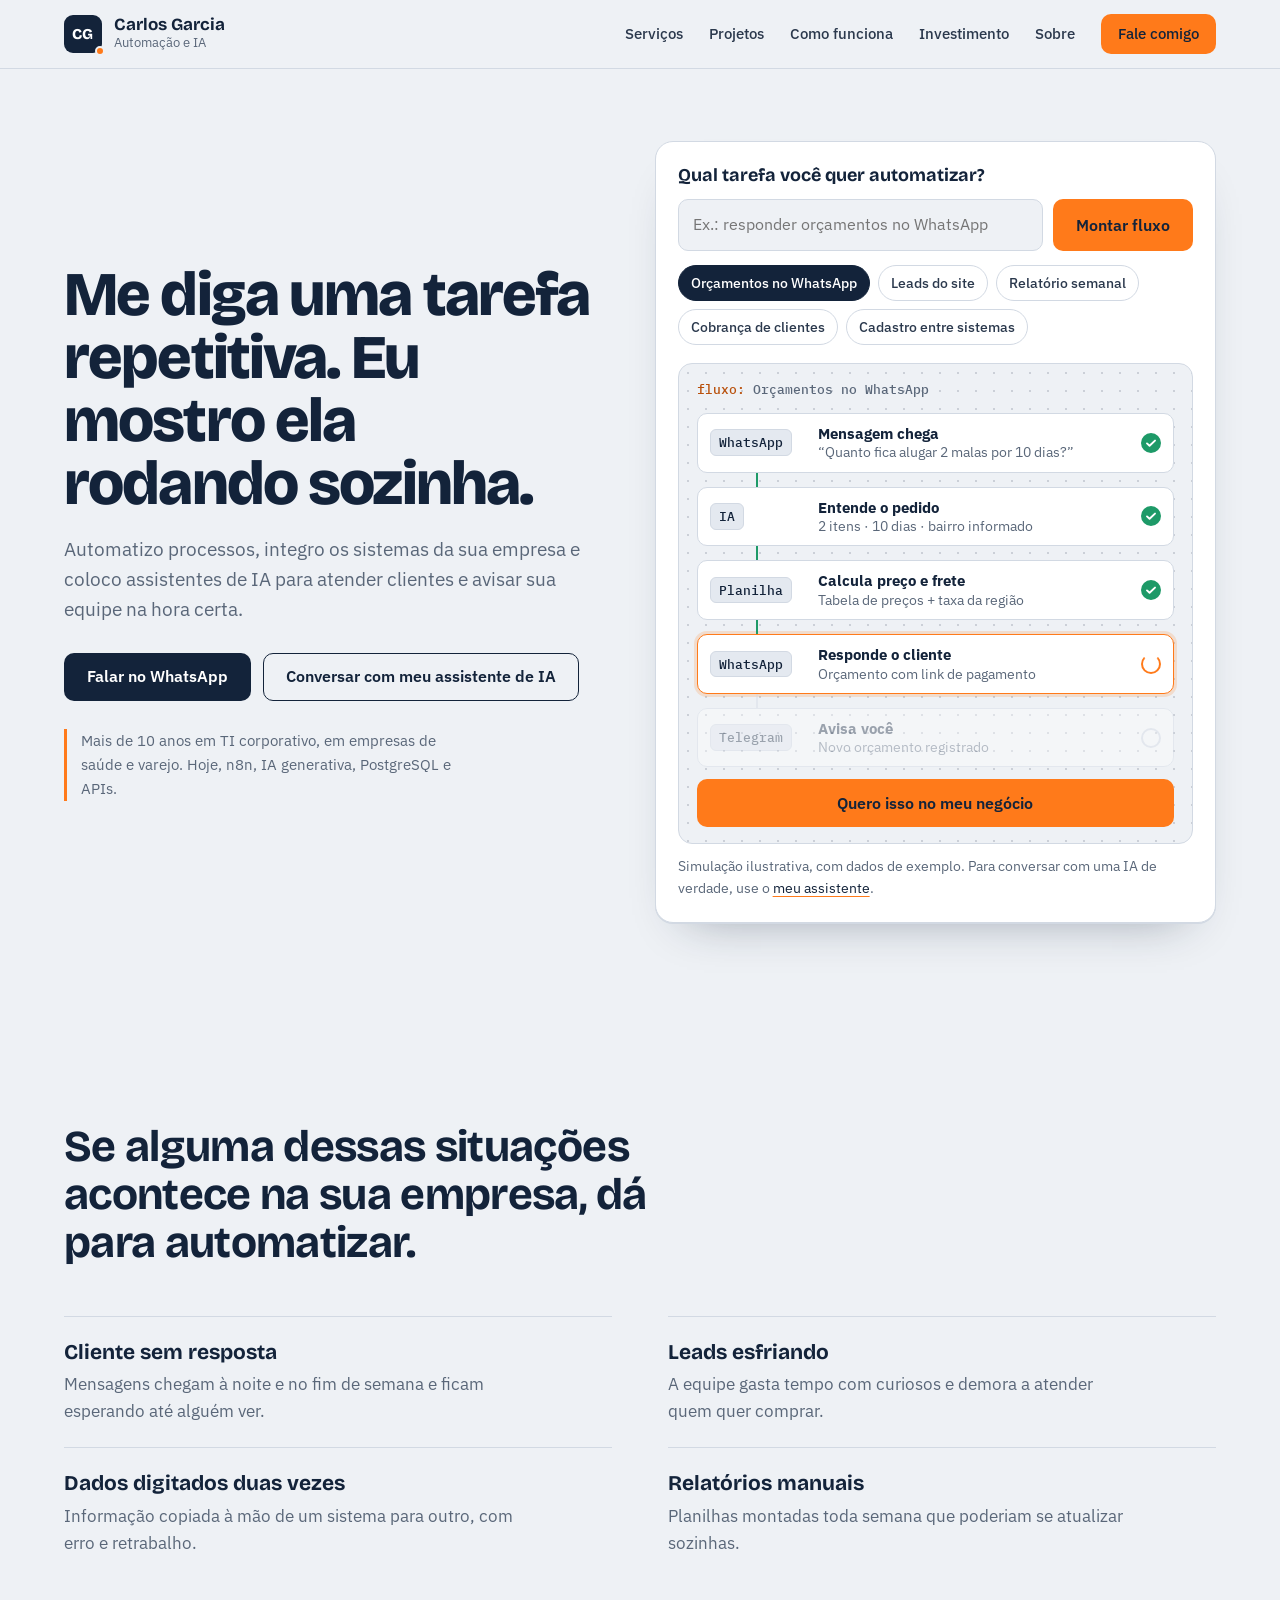
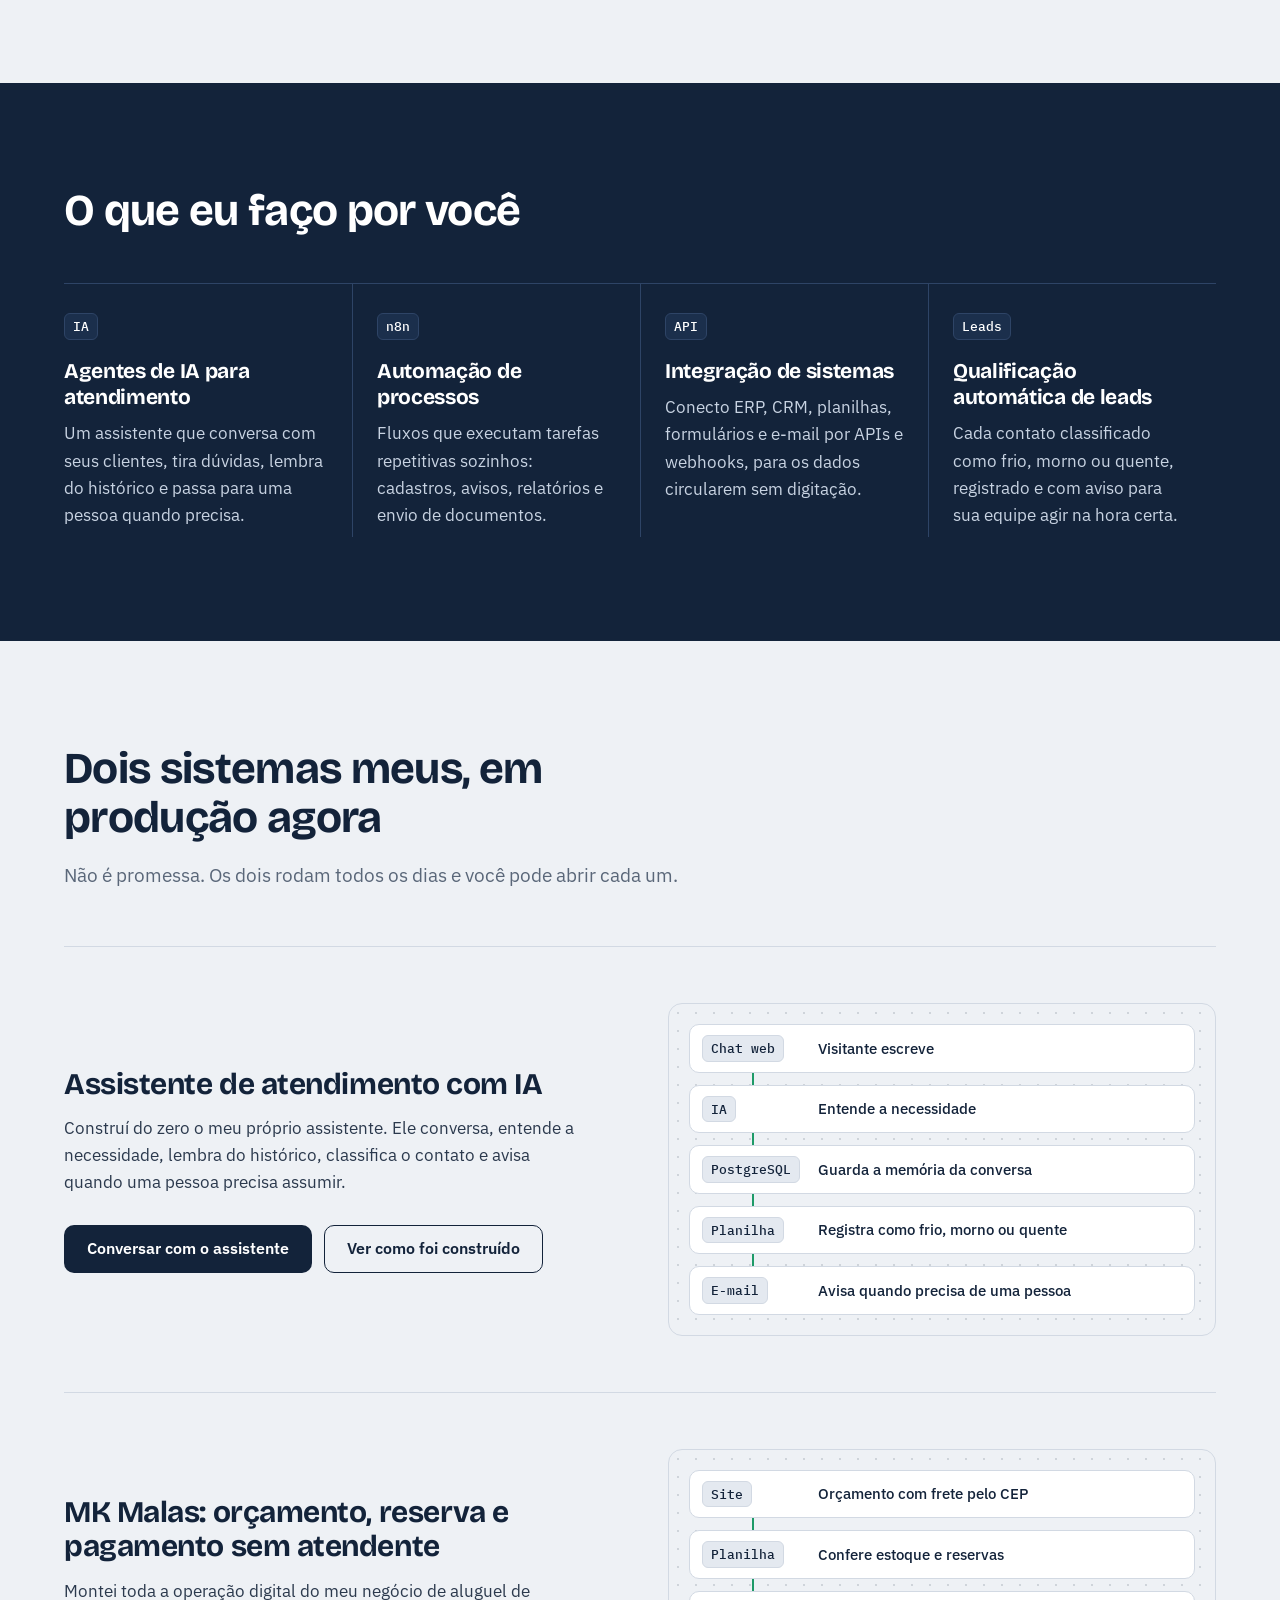
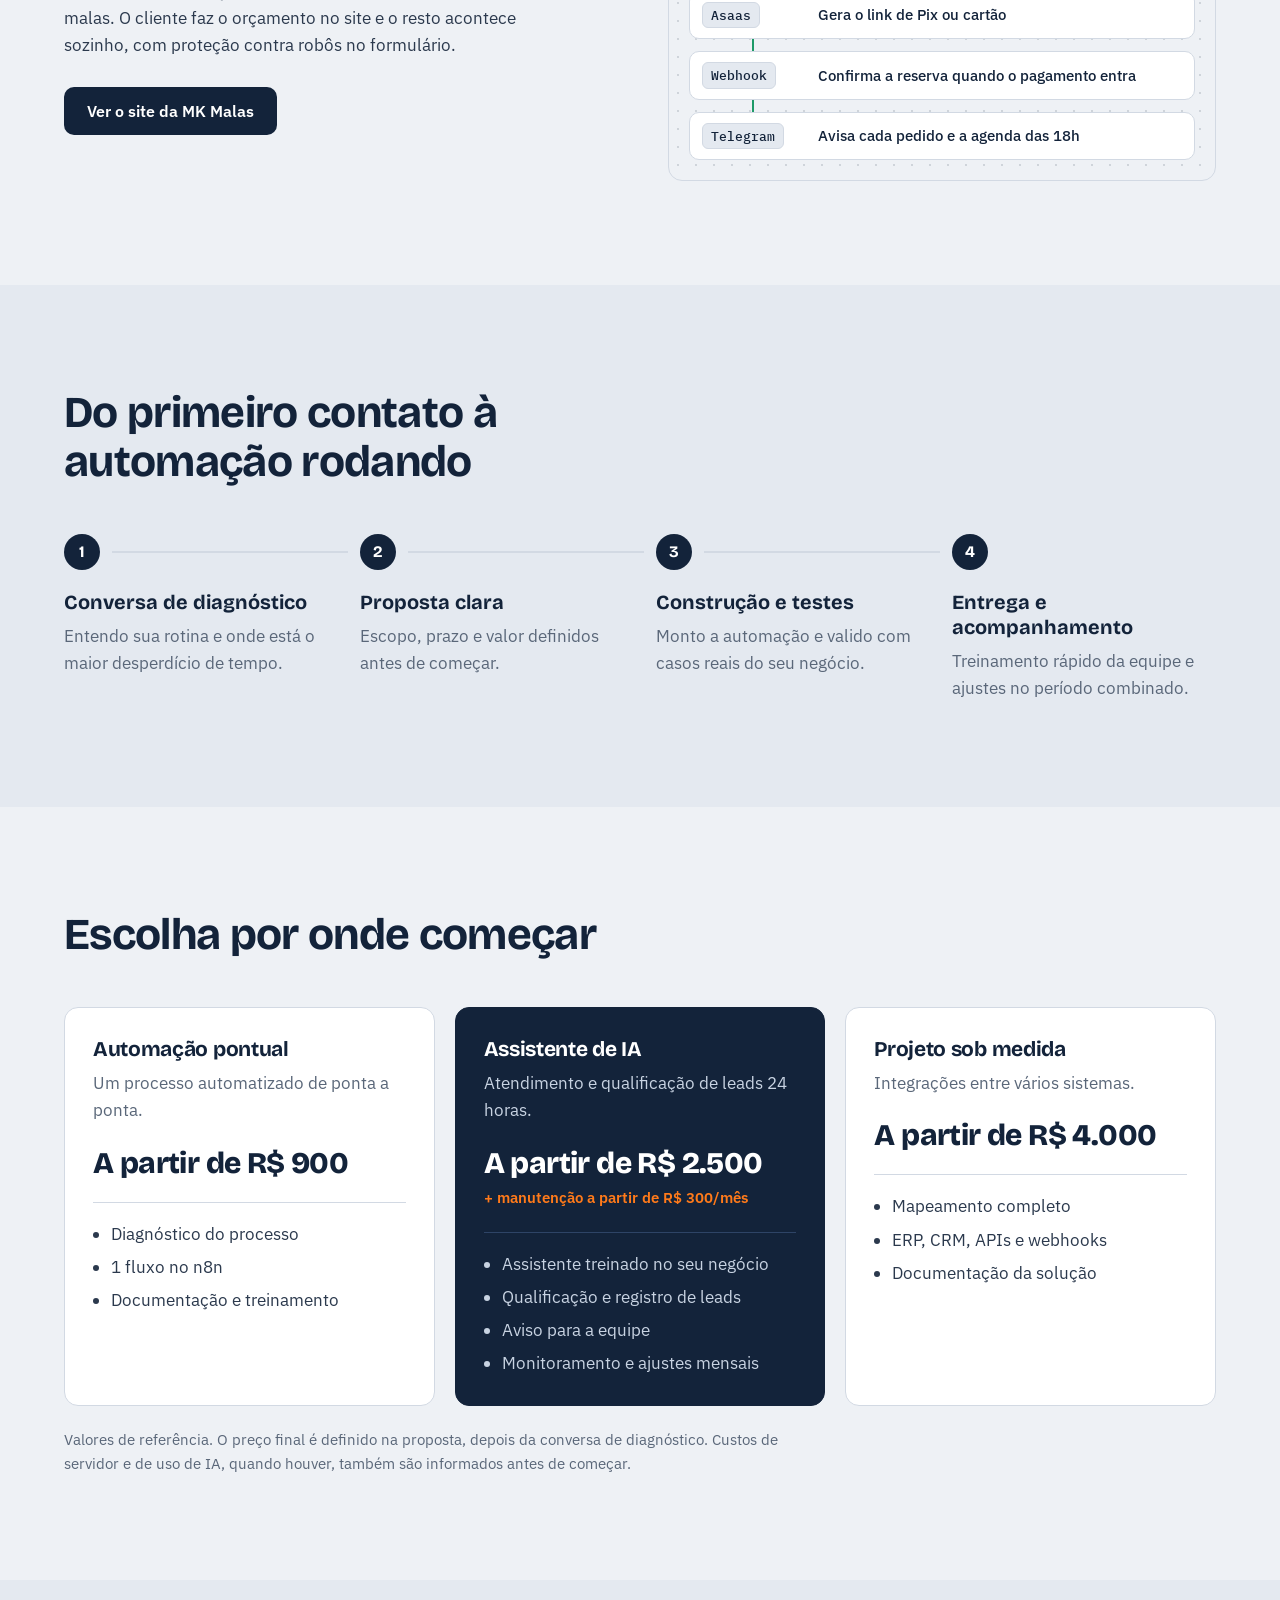
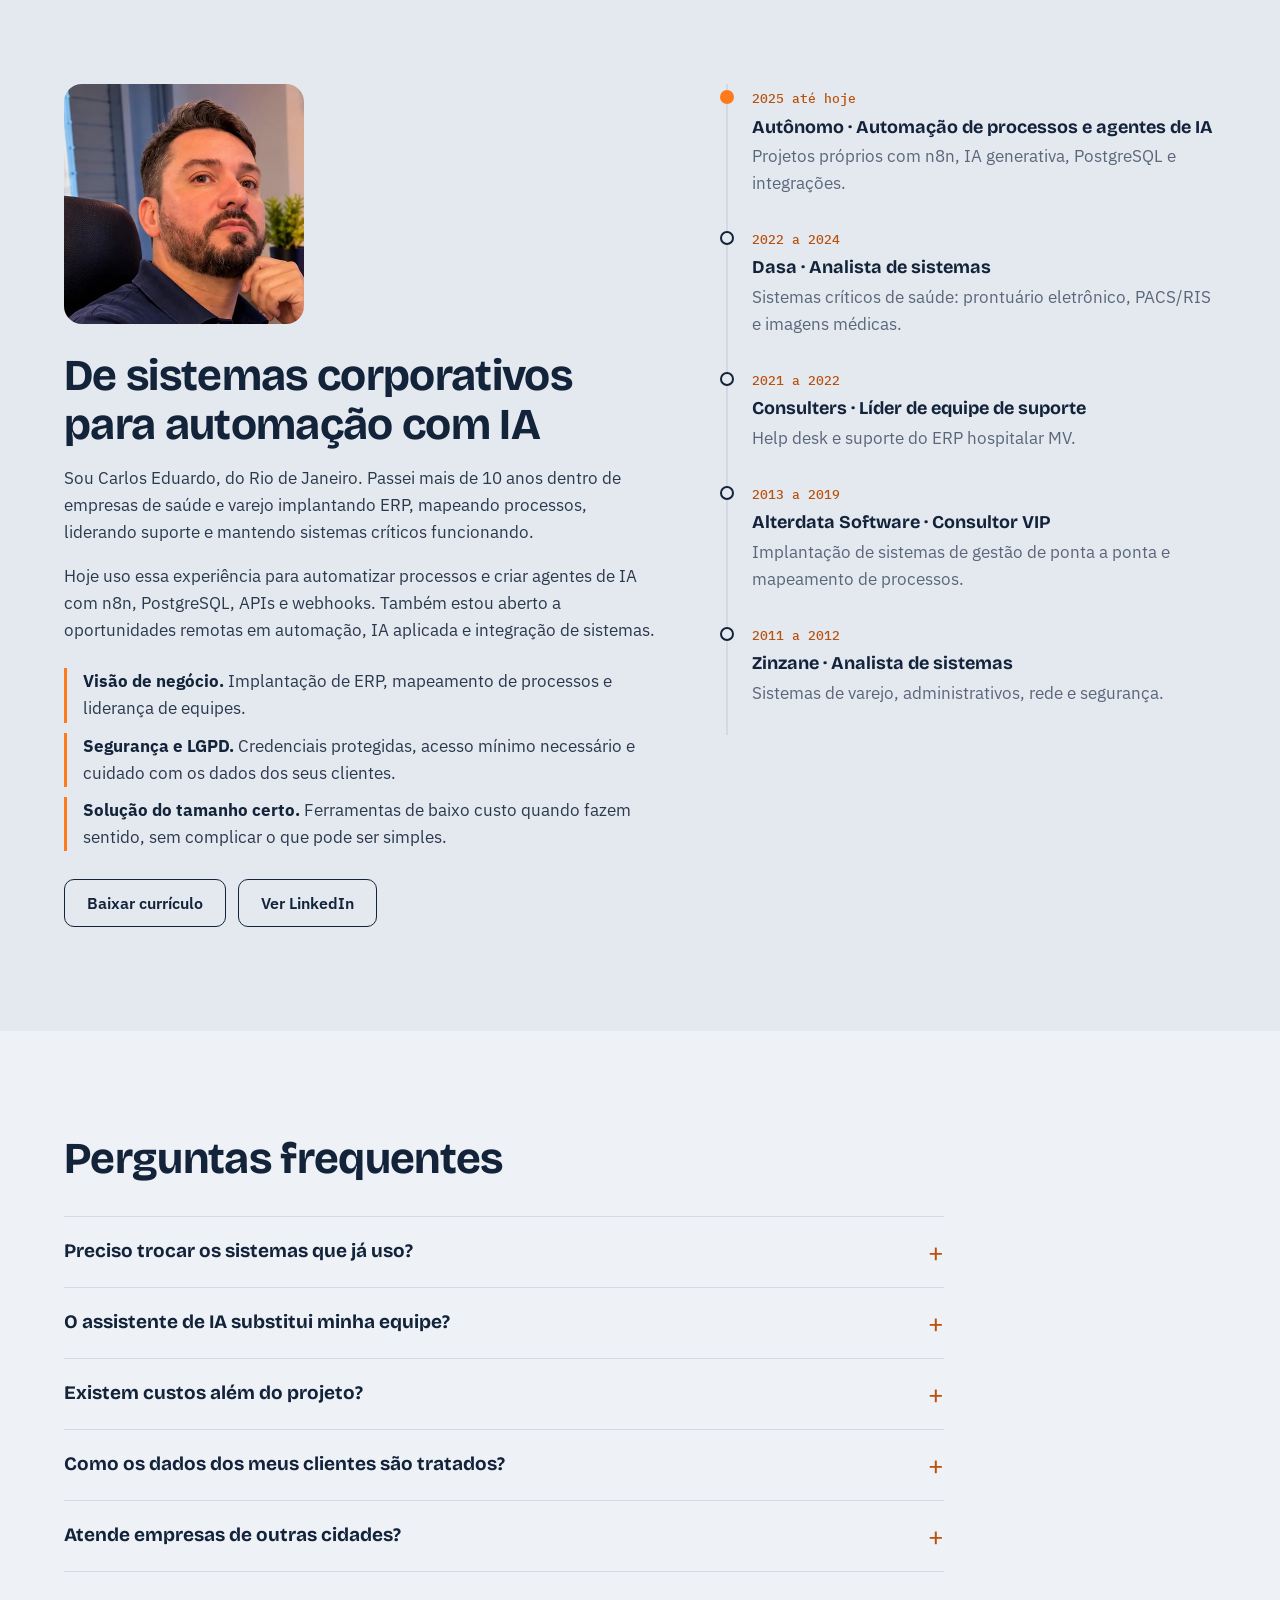
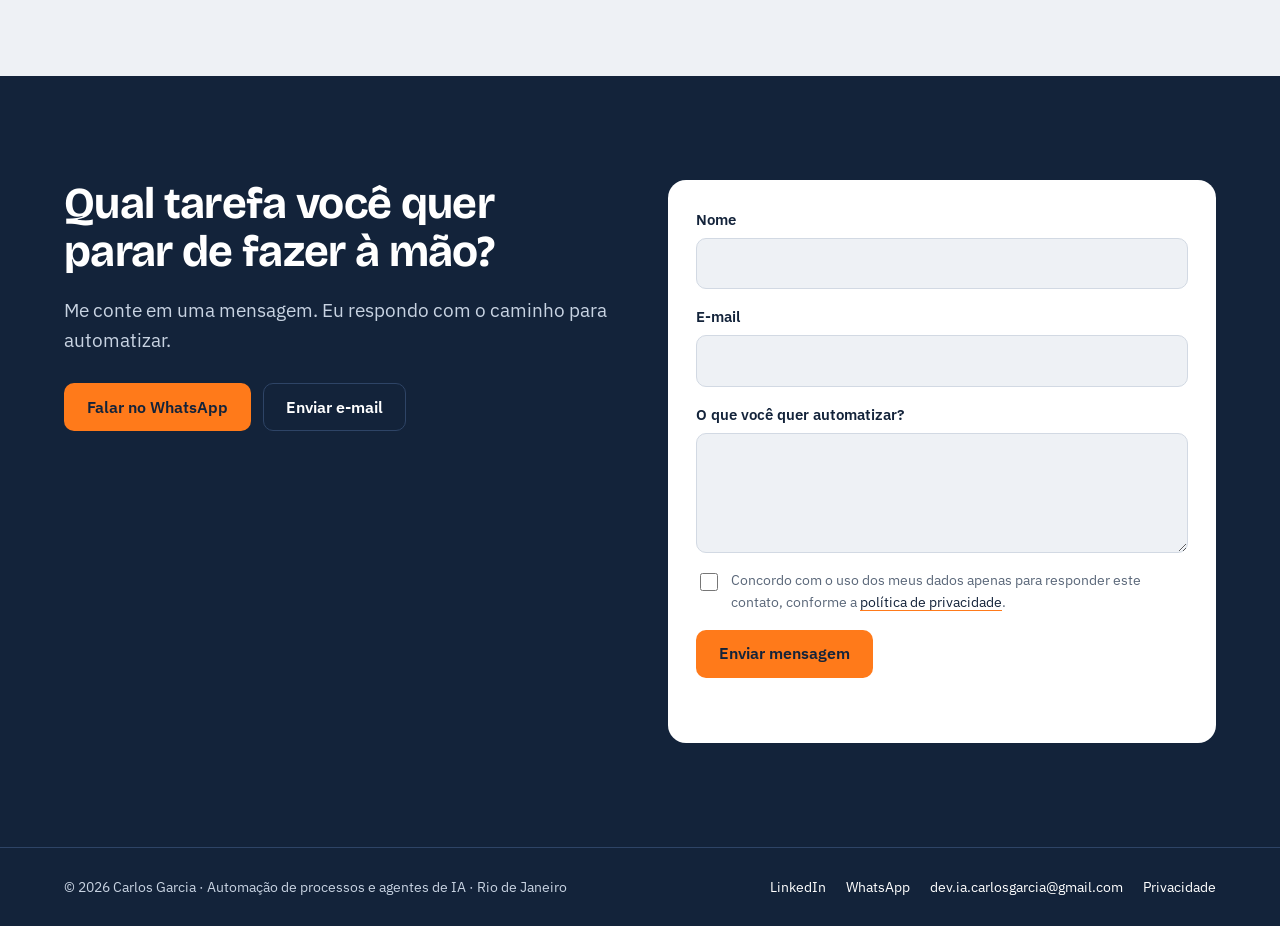
<file: index.html>
<!doctype html>
<html lang="pt-BR">
<head>
<meta charset="utf-8">
<meta name="viewport" content="width=device-width, initial-scale=1">
<title>Carlos Garcia · Automação de processos e agentes de IA</title>
<meta name="description" content="Automação de processos com n8n, agentes de IA para atendimento e integração de sistemas. Mais de 10 anos em TI corporativo nos setores de saúde e varejo. Rio de Janeiro, atendimento remoto.">
<link rel="canonical" href="https://carlosgarcia.tech/">
<meta name="theme-color" content="#13233A">
<meta property="og:type" content="website">
<meta property="og:locale" content="pt_BR">
<meta property="og:url" content="https://carlosgarcia.tech/">
<meta property="og:title" content="Carlos Garcia · Automação de processos e agentes de IA">
<meta property="og:description" content="Automatizo tarefas repetitivas, integro sistemas e coloco um assistente de IA para atender seus clientes. Teste o assistente ao vivo.">
<meta property="og:image" content="https://carlosgarcia.tech/assets/img/og-carlosgarcia.jpg">
<meta property="og:image:width" content="1200">
<meta property="og:image:height" content="630">
<meta name="twitter:card" content="summary_large_image">
<link rel="icon" href="/favicon.svg" type="image/svg+xml">
<link rel="preconnect" href="https://fonts.googleapis.com">
<link rel="preconnect" href="https://fonts.gstatic.com" crossorigin>
<link href="https://fonts.googleapis.com/css2?family=Bricolage+Grotesque:opsz,wght@12..96,500;12..96,700;12..96,800&family=IBM+Plex+Mono:wght@500&family=IBM+Plex+Sans:wght@400;500;600&display=swap" rel="stylesheet">
<link rel="stylesheet" href="/assets/v2.css?v=3">
<script type="application/ld+json">
{
  "@context": "https://schema.org",
  "@type": "Person",
  "name": "Carlos Garcia",
  "alternateName": "Carlos Eduardo",
  "jobTitle": "Especialista em automação de processos e agentes de IA",
  "url": "https://carlosgarcia.tech/",
  "image": "https://carlosgarcia.tech/assets/img/carlos-960.jpg",
  "email": "mailto:dev.ia.carlosgarcia@gmail.com",
  "address": { "@type": "PostalAddress", "addressLocality": "Rio de Janeiro", "addressCountry": "BR" },
  "knowsAbout": ["n8n", "Automação de processos", "Agentes de IA", "Integração de sistemas", "PostgreSQL", "APIs", "Webhooks"],
  "sameAs": ["https://www.linkedin.com/in/carlosgarcia-ia"]
}
</script>
</head>
<body>
<a class="skip" href="#conteudo">Pular para o conteúdo</a>

<header class="header">
  <div class="wrap header__in">
    <a class="brand" href="/" aria-label="Carlos Garcia, página inicial">
      <span class="brand__mark" aria-hidden="true">CG</span>
      <span class="brand__name">Carlos Garcia <span>Automação e IA</span></span>
    </a>
    <button class="nav__toggle" type="button" aria-controls="menu" aria-expanded="false" aria-label="Abrir menu">
      <svg aria-hidden="true" width="22" height="22" viewBox="0 0 24 24" fill="none" stroke="currentColor" stroke-width="2" stroke-linecap="round"><path d="M4 7h16M4 12h16M4 17h16"/></svg>
    </button>
    <nav class="nav" id="menu" aria-label="Seções">
      <a href="#servicos">Serviços</a>
      <a href="#projetos">Projetos</a>
      <a href="#como">Como funciona</a>
      <a href="#planos">Investimento</a>
      <a href="#sobre">Sobre</a>
      <a class="btn btn--signal btn--sm" href="#contato">Fale comigo</a>
    </nav>
  </div>
</header>

<main id="conteudo">

<section class="hero">
  <div class="wrap hero__grid">
    <div class="hero__copy">
      <h1>Me diga uma tarefa repetitiva. Eu mostro ela rodando sozinha.</h1>
      <p class="lead">Automatizo processos, integro os sistemas da sua empresa e coloco assistentes de IA para atender clientes e avisar sua equipe na hora certa.</p>
      <div class="btns">
        <a class="btn btn--ink" href="https://wa.me/5521987308053?text=Ol%C3%A1%2C%20Carlos!%20Vim%20pelo%20seu%20site." target="_blank" rel="noopener">Falar no WhatsApp</a>
        <a class="btn btn--line" data-onde="topo" href="https://chat.carlosgarcia.tech" target="_blank" rel="noopener">Conversar com meu assistente de IA</a>
      </div>
      <p class="hero__note">Mais de 10 anos em TI corporativo, em empresas de saúde e varejo. Hoje, n8n, IA generativa, PostgreSQL e APIs.</p>
    </div>

    <div class="sim" id="simulador">
      <form class="sim__ask" id="sim-form">
        <label for="sim-input">Qual tarefa você quer automatizar?</label>
        <div class="sim__row">
          <input id="sim-input" name="tarefa" type="text" maxlength="90" autocomplete="off" placeholder="Ex.: responder orçamentos no WhatsApp">
          <button class="btn btn--signal" type="submit">Montar fluxo</button>
        </div>
        <div class="sim__chips" role="group" aria-label="Exemplos de tarefas">
          <button type="button" data-cenario="orcamento">Orçamentos no WhatsApp</button>
          <button type="button" data-cenario="leads">Leads do site</button>
          <button type="button" data-cenario="relatorio">Relatório semanal</button>
          <button type="button" data-cenario="cobranca">Cobrança de clientes</button>
          <button type="button" data-cenario="cadastro">Cadastro entre sistemas</button>
        </div>
      </form>

      <div class="sim__canvas">
        <p class="sim__title" id="sim-title">Orçamentos no WhatsApp</p>
        <ol class="sim__flow" id="sim-flow" aria-live="polite"></ol>
        <p class="sim__result" id="sim-result" hidden></p>
        <a class="btn btn--signal sim__cta" id="sim-cta" data-onde="simulador" href="https://chat.carlosgarcia.tech" target="_blank" rel="noopener" hidden>Quero isso no meu negócio</a>
      </div>
      <p class="sim__foot">Simulação ilustrativa, com dados de exemplo. Para conversar com uma IA de verdade, use o <a href="https://chat.carlosgarcia.tech" target="_blank" rel="noopener">meu assistente</a>.</p>
    </div>
  </div>
</section>

<section class="section" aria-labelledby="dor">
  <div class="wrap">
    <h2 class="h2" id="dor">Se alguma dessas situações acontece na sua empresa, dá para automatizar.</h2>
    <dl class="pains">
      <div><dt>Cliente sem resposta</dt><dd>Mensagens chegam à noite e no fim de semana e ficam esperando até alguém ver.</dd></div>
      <div><dt>Leads esfriando</dt><dd>A equipe gasta tempo com curiosos e demora a atender quem quer comprar.</dd></div>
      <div><dt>Dados digitados duas vezes</dt><dd>Informação copiada à mão de um sistema para outro, com erro e retrabalho.</dd></div>
      <div><dt>Relatórios manuais</dt><dd>Planilhas montadas toda semana que poderiam se atualizar sozinhas.</dd></div>
    </dl>
  </div>
</section>

<section class="section section--ink" id="servicos" aria-labelledby="serv">
  <div class="wrap">
    <h2 class="h2" id="serv">O que eu faço por você</h2>
    <div class="services">
      <article>
        <span class="node-tag">IA</span>
        <h3>Agentes de IA para atendimento</h3>
        <p>Um assistente que conversa com seus clientes, tira dúvidas, lembra do histórico e passa para uma pessoa quando precisa.</p>
      </article>
      <article>
        <span class="node-tag">n8n</span>
        <h3>Automação de processos</h3>
        <p>Fluxos que executam tarefas repetitivas sozinhos: cadastros, avisos, relatórios e envio de documentos.</p>
      </article>
      <article>
        <span class="node-tag">API</span>
        <h3>Integração de sistemas</h3>
        <p>Conecto ERP, CRM, planilhas, formulários e e-mail por APIs e webhooks, para os dados circularem sem digitação.</p>
      </article>
      <article>
        <span class="node-tag">Leads</span>
        <h3>Qualificação automática de leads</h3>
        <p>Cada contato classificado como frio, morno ou quente, registrado e com aviso para sua equipe agir na hora certa.</p>
      </article>
    </div>
  </div>
</section>

<section class="section" id="projetos" aria-labelledby="proj">
  <div class="wrap">
    <h2 class="h2" id="proj">Dois sistemas meus, em produção agora</h2>
    <p class="lead">Não é promessa. Os dois rodam todos os dias e você pode abrir cada um.</p>

    <article class="case">
      <div class="case__text">
        <h3>Assistente de atendimento com IA</h3>
        <p>Construí do zero o meu próprio assistente. Ele conversa, entende a necessidade, lembra do histórico, classifica o contato e avisa quando uma pessoa precisa assumir.</p>
        <div class="btns">
          <a class="btn btn--ink" data-onde="case" href="https://chat.carlosgarcia.tech" target="_blank" rel="noopener">Conversar com o assistente</a>
          <a class="btn btn--line" href="/caso-assistente-ia.html">Ver como foi construído</a>
        </div>
      </div>
      <ol class="schema" aria-label="Fluxo do assistente">
        <li><span class="node-tag">Chat web</span>Visitante escreve</li>
        <li><span class="node-tag">IA</span>Entende a necessidade</li>
        <li><span class="node-tag">PostgreSQL</span>Guarda a memória da conversa</li>
        <li><span class="node-tag">Planilha</span>Registra como frio, morno ou quente</li>
        <li><span class="node-tag">E-mail</span>Avisa quando precisa de uma pessoa</li>
      </ol>
    </article>

    <article class="case">
      <div class="case__text">
        <h3>MK Malas: orçamento, reserva e pagamento sem atendente</h3>
        <p>Montei toda a operação digital do meu negócio de aluguel de malas. O cliente faz o orçamento no site e o resto acontece sozinho, com proteção contra robôs no formulário.</p>
        <div class="btns">
          <a class="btn btn--ink" href="https://mkmalas.com.br" target="_blank" rel="noopener">Ver o site da MK Malas</a>
        </div>
      </div>
      <ol class="schema" aria-label="Fluxo da MK Malas">
        <li><span class="node-tag">Site</span>Orçamento com frete pelo CEP</li>
        <li><span class="node-tag">Planilha</span>Confere estoque e reservas</li>
        <li><span class="node-tag">Asaas</span>Gera o link de Pix ou cartão</li>
        <li><span class="node-tag">Webhook</span>Confirma a reserva quando o pagamento entra</li>
        <li><span class="node-tag">Telegram</span>Avisa cada pedido e a agenda das 18h</li>
      </ol>
    </article>
  </div>
</section>

<section class="section section--tint" id="como" aria-labelledby="comof">
  <div class="wrap">
    <h2 class="h2" id="comof">Do primeiro contato à automação rodando</h2>
    <ol class="steps">
      <li><strong>Conversa de diagnóstico</strong><p>Entendo sua rotina e onde está o maior desperdício de tempo.</p></li>
      <li><strong>Proposta clara</strong><p>Escopo, prazo e valor definidos antes de começar.</p></li>
      <li><strong>Construção e testes</strong><p>Monto a automação e valido com casos reais do seu negócio.</p></li>
      <li><strong>Entrega e acompanhamento</strong><p>Treinamento rápido da equipe e ajustes no período combinado.</p></li>
    </ol>
  </div>
</section>

<section class="section" id="planos" aria-labelledby="inv">
  <div class="wrap">
    <h2 class="h2" id="inv">Escolha por onde começar</h2>
    <div class="plans">
      <article class="plan">
        <h3>Automação pontual</h3>
        <p>Um processo automatizado de ponta a ponta.</p>
        <p class="price">A partir de R$ 900</p>
        <ul><li>Diagnóstico do processo</li><li>1 fluxo no n8n</li><li>Documentação e treinamento</li></ul>
      </article>
      <article class="plan plan--main">
        <h3>Assistente de IA</h3>
        <p>Atendimento e qualificação de leads 24 horas.</p>
        <p class="price">A partir de R$ 2.500</p>
        <p class="price-sub">+ manutenção a partir de R$ 300/mês</p>
        <ul><li>Assistente treinado no seu negócio</li><li>Qualificação e registro de leads</li><li>Aviso para a equipe</li><li>Monitoramento e ajustes mensais</li></ul>
      </article>
      <article class="plan">
        <h3>Projeto sob medida</h3>
        <p>Integrações entre vários sistemas.</p>
        <p class="price">A partir de R$ 4.000</p>
        <ul><li>Mapeamento completo</li><li>ERP, CRM, APIs e webhooks</li><li>Documentação da solução</li></ul>
      </article>
    </div>
    <p class="note">Valores de referência. O preço final é definido na proposta, depois da conversa de diagnóstico. Custos de servidor e de uso de IA, quando houver, também são informados antes de começar.</p>
  </div>
</section>

<section class="section section--tint" id="sobre" aria-labelledby="sobret">
  <div class="wrap about">
    <div class="about__intro">
      <picture>
        <source type="image/webp" srcset="/assets/img/carlos-480.webp 480w, /assets/img/carlos-960.webp 960w" sizes="(max-width: 600px) 200px, 240px">
        <img class="portrait" src="/assets/img/carlos-480.jpg" srcset="/assets/img/carlos-480.jpg 480w, /assets/img/carlos-960.jpg 960w" sizes="(max-width: 600px) 200px, 240px" width="480" height="480" alt="Carlos Garcia, especialista em automação de processos e agentes de IA" loading="lazy" decoding="async">
      </picture>
      <h2 class="h2" id="sobret">De sistemas corporativos para automação com IA</h2>
      <p>Sou Carlos Eduardo, do Rio de Janeiro. Passei mais de 10 anos dentro de empresas de saúde e varejo implantando ERP, mapeando processos, liderando suporte e mantendo sistemas críticos funcionando.</p>
      <p>Hoje uso essa experiência para automatizar processos e criar agentes de IA com n8n, PostgreSQL, APIs e webhooks. Também estou aberto a oportunidades remotas em automação, IA aplicada e integração de sistemas.</p>
      <ul class="values">
        <li><strong>Visão de negócio.</strong> Implantação de ERP, mapeamento de processos e liderança de equipes.</li>
        <li><strong>Segurança e LGPD.</strong> Credenciais protegidas, acesso mínimo necessário e cuidado com os dados dos seus clientes.</li>
        <li><strong>Solução do tamanho certo.</strong> Ferramentas de baixo custo quando fazem sentido, sem complicar o que pode ser simples.</li>
      </ul>
      <div class="btns">
        <a class="btn btn--line" href="/curriculo-carlos-eduardo.pdf">Baixar currículo</a>
        <a class="btn btn--line" href="https://www.linkedin.com/in/carlosgarcia-ia" target="_blank" rel="noopener">Ver LinkedIn</a>
      </div>
    </div>
    <ol class="timeline" aria-label="Trajetória profissional">
      <li><span class="when">2025 até hoje</span><strong>Autônomo · Automação de processos e agentes de IA</strong><p>Projetos próprios com n8n, IA generativa, PostgreSQL e integrações.</p></li>
      <li><span class="when">2022 a 2024</span><strong>Dasa · Analista de sistemas</strong><p>Sistemas críticos de saúde: prontuário eletrônico, PACS/RIS e imagens médicas.</p></li>
      <li><span class="when">2021 a 2022</span><strong>Consulters · Líder de equipe de suporte</strong><p>Help desk e suporte do ERP hospitalar MV.</p></li>
      <li><span class="when">2013 a 2019</span><strong>Alterdata Software · Consultor VIP</strong><p>Implantação de sistemas de gestão de ponta a ponta e mapeamento de processos.</p></li>
      <li><span class="when">2011 a 2012</span><strong>Zinzane · Analista de sistemas</strong><p>Sistemas de varejo, administrativos, rede e segurança.</p></li>
    </ol>
  </div>
</section>

<section class="section" aria-labelledby="faq">
  <div class="wrap faq">
    <h2 class="h2" id="faq">Perguntas frequentes</h2>
    <details><summary>Preciso trocar os sistemas que já uso?</summary><p>Não. A ideia é conectar o que você já tem e automatizar o trabalho entre eles.</p></details>
    <details><summary>O assistente de IA substitui minha equipe?</summary><p>Ele cuida do primeiro atendimento e das perguntas repetidas. Quando o cliente precisa de uma pessoa, sua equipe é avisada.</p></details>
    <details><summary>Existem custos além do projeto?</summary><p>Pode haver custo de servidor e de uso de IA. Eles são informados na proposta, antes de começar.</p></details>
    <details><summary>Como os dados dos meus clientes são tratados?</summary><p>Somente os dados necessários são usados, com acesso restrito e credenciais protegidas, seguindo a LGPD. As regras ficam registradas na proposta.</p></details>
    <details><summary>Atende empresas de outras cidades?</summary><p>Sim, o trabalho é feito de forma remota.</p></details>
  </div>
</section>

<section class="section section--ink contact" id="contato" aria-labelledby="cta">
  <div class="wrap contact__grid">
    <div>
      <h2 class="h2" id="cta">Qual tarefa você quer parar de fazer à mão?</h2>
      <p class="lead">Me conte em uma mensagem. Eu respondo com o caminho para automatizar.</p>
      <div class="btns">
        <a class="btn btn--signal" href="https://wa.me/5521987308053?text=Ol%C3%A1%2C%20Carlos!%20Vim%20pelo%20seu%20site." target="_blank" rel="noopener">Falar no WhatsApp</a>
        <a class="btn btn--line-light" href="mailto:dev.ia.carlosgarcia@gmail.com">Enviar e-mail</a>
      </div>
    </div>
    <!-- data-webhook: workflow "Site - Formulário de Contato" no n8n. Vazio = envia por e-mail. -->
    <form class="form" id="form-contato" data-webhook="https://n8n.carlosgarcia.tech/webhook/contato-site" data-email="dev.ia.carlosgarcia@gmail.com" novalidate>
      <label>Nome<input type="text" name="nome" autocomplete="name" required maxlength="120"></label>
      <label>E-mail<input type="email" name="email" autocomplete="email" required maxlength="160"></label>
      <label>O que você quer automatizar?<textarea name="mensagem" required maxlength="2000"></textarea></label>
      <div class="hp" aria-hidden="true"><label>Não preencha<input type="text" name="website" tabindex="-1" autocomplete="off"></label></div>
      <label class="consent"><input type="checkbox" name="consentimento" required><span>Concordo com o uso dos meus dados apenas para responder este contato, conforme a <a href="/privacidade.html">política de privacidade</a>.</span></label>
      <button class="btn btn--signal" type="submit">Enviar mensagem</button>
      <p class="form__status" role="status" aria-live="polite"></p>
    </form>
  </div>
</section>

</main>

<footer class="footer">
  <div class="wrap footer__in">
    <div>© <span id="ano">2026</span> Carlos Garcia · Automação de processos e agentes de IA · Rio de Janeiro</div>
    <nav aria-label="Rodapé">
      <a href="https://www.linkedin.com/in/carlosgarcia-ia" target="_blank" rel="noopener">LinkedIn</a>
      <a href="https://wa.me/5521987308053" target="_blank" rel="noopener">WhatsApp</a>
      <a href="mailto:dev.ia.carlosgarcia@gmail.com">dev.ia.carlosgarcia@gmail.com</a>
      <a href="/privacidade.html">Privacidade</a>
    </nav>
  </div>
</footer>

<script src="/assets/site.js?v=2" defer></script>
<script src="/assets/metricas.js" defer></script>
<script src="/assets/simulador.js?v=2" defer></script>
</body>
</html>
</file>
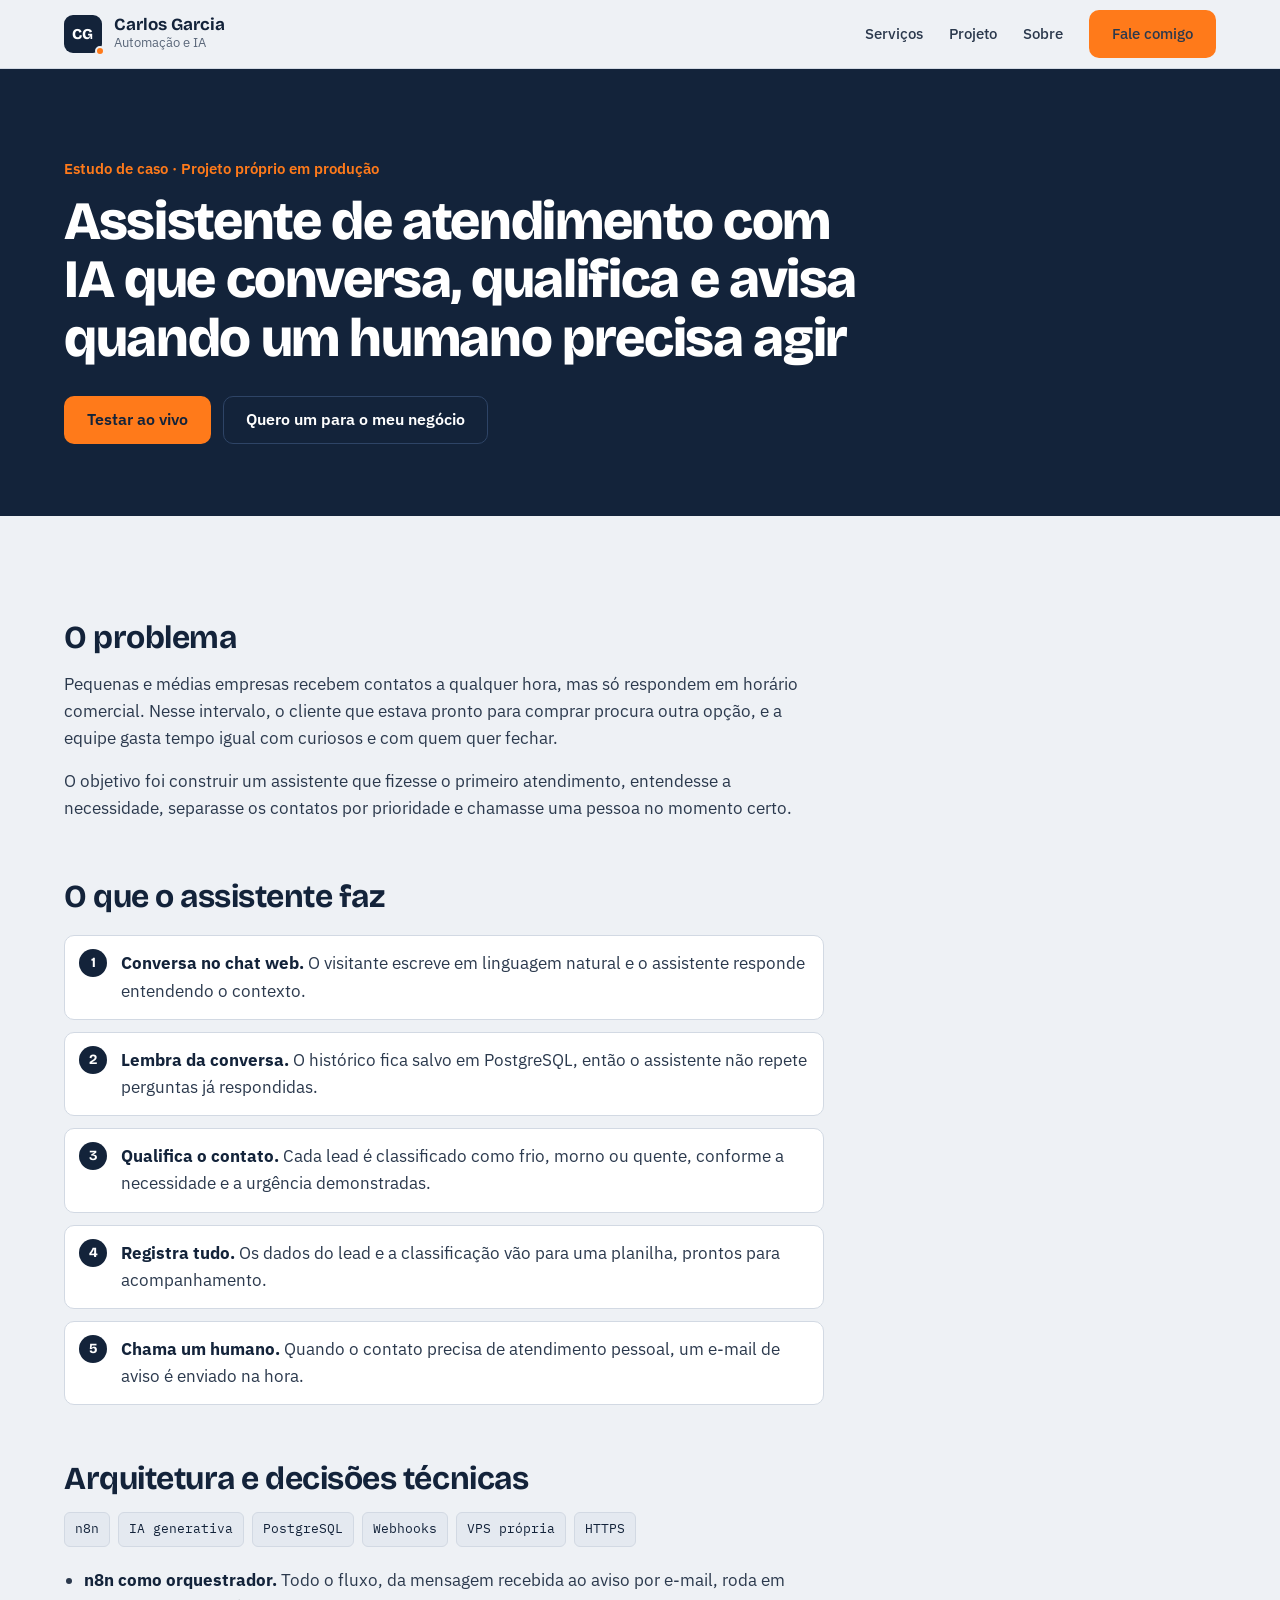
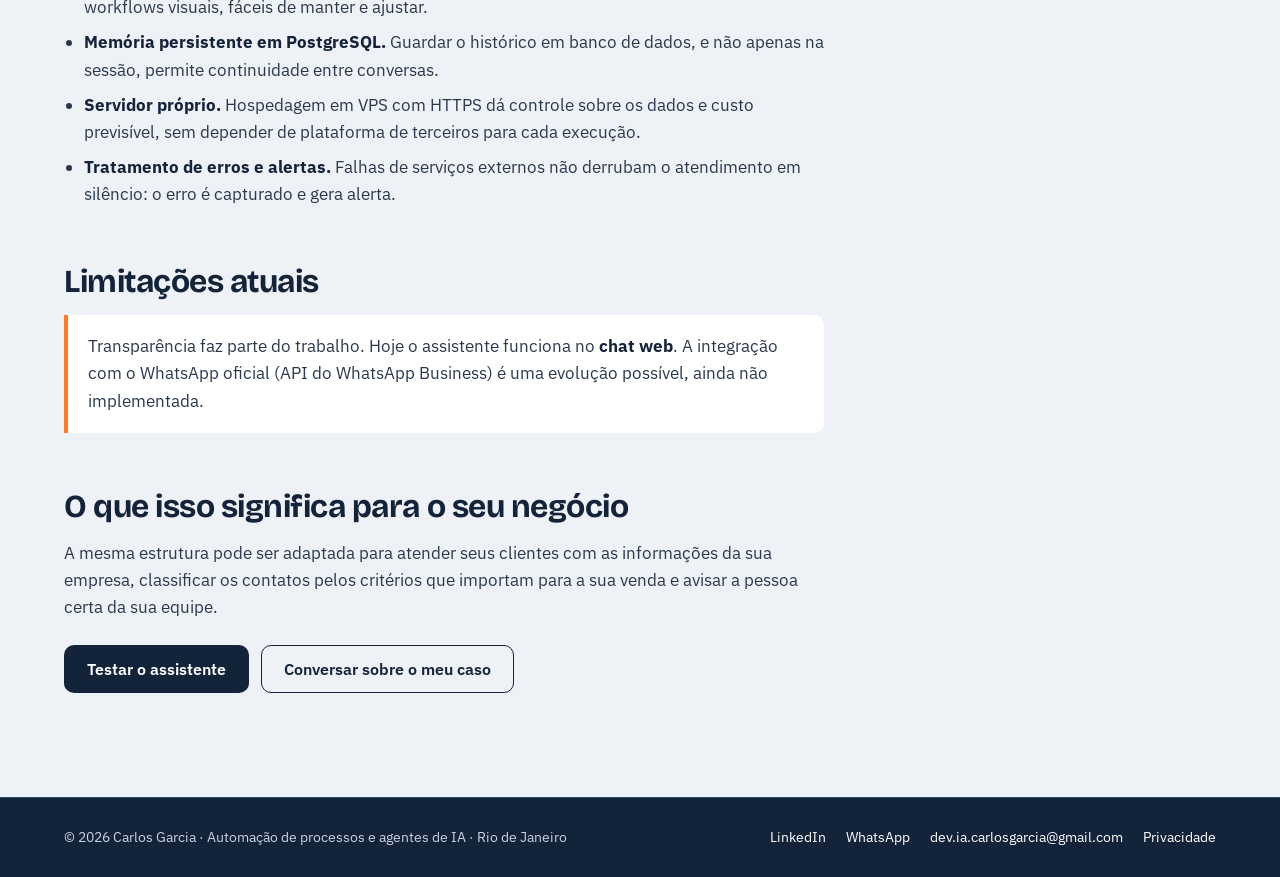
<file: caso-assistente-ia.html>
<!doctype html>
<html lang="pt-BR">
<head>
<meta charset="utf-8">
<meta name="viewport" content="width=device-width, initial-scale=1">
<title>Estudo de caso: assistente de atendimento com IA · Carlos Garcia</title>
<meta name="description" content="Como construí um assistente de atendimento com IA em n8n que conversa, guarda memória em PostgreSQL, qualifica leads e avisa quando um humano precisa agir.">
<link rel="canonical" href="https://carlosgarcia.tech/caso-assistente-ia.html">
<meta name="theme-color" content="#13233A">
<meta property="og:type" content="article">
<meta property="og:title" content="Estudo de caso: assistente de atendimento com IA">
<meta property="og:description" content="Arquitetura, decisões e limitações de um assistente de IA em produção, feito com n8n e PostgreSQL.">
<meta property="og:url" content="https://carlosgarcia.tech/caso-assistente-ia.html">
<meta property="og:image" content="https://carlosgarcia.tech/assets/img/og-carlosgarcia.jpg">
<meta property="og:image:width" content="1200">
<meta property="og:image:height" content="630">
<meta name="twitter:card" content="summary_large_image">
<link rel="icon" href="/favicon.svg" type="image/svg+xml">
<link rel="preconnect" href="https://fonts.googleapis.com">
<link rel="preconnect" href="https://fonts.gstatic.com" crossorigin>
<link href="https://fonts.googleapis.com/css2?family=Bricolage+Grotesque:opsz,wght@12..96,500;12..96,700;12..96,800&family=IBM+Plex+Mono:wght@500&family=IBM+Plex+Sans:wght@400;500;600&display=swap" rel="stylesheet">
<link rel="stylesheet" href="/assets/v2.css?v=3">
</head>
<body>
<a class="skip" href="#conteudo">Pular para o conteúdo</a>

<header class="header">
  <div class="wrap header__in">
    <a class="brand" href="/" aria-label="Carlos Garcia, página inicial">
      <span class="brand__mark" aria-hidden="true">CG</span>
      <span class="brand__name">Carlos Garcia <span>Automação e IA</span></span>
    </a>
    <button class="nav__toggle" type="button" aria-controls="menu" aria-expanded="false" aria-label="Abrir menu">
      <svg aria-hidden="true" width="22" height="22" viewBox="0 0 24 24" fill="none" stroke="currentColor" stroke-width="2" stroke-linecap="round"><path d="M4 7h16M4 12h16M4 17h16"/></svg>
    </button>
    <nav class="nav" id="menu" aria-label="Seções">
      <a href="/#servicos">Serviços</a>
      <a href="/#projeto">Projeto</a>
      <a href="/#sobre">Sobre</a>
      <a class="btn btn--accent" href="/#contato">Fale comigo</a>
    </nav>
  </div>
</header>

<main id="conteudo">
  <section class="dark page-hero">
    <div class="wrap">
      <p class="eyebrow">Estudo de caso · Projeto próprio em produção</p>
      <h1>Assistente de atendimento com IA que conversa, qualifica e avisa quando um humano precisa agir</h1>
      <div class="btns" style="margin-top: 28px">
        <a class="btn btn--accent" href="https://chat.carlosgarcia.tech" target="_blank" rel="noopener">Testar ao vivo</a>
        <a class="btn btn--ghost-light" href="/#contato">Quero um para o meu negócio</a>
      </div>
    </div>
  </section>

  <section class="section">
    <div class="wrap prose">

      <!--
        VÍDEO (mês 1 do plano): quando o vídeo de 2 a 3 minutos estiver gravado,
        descomente o bloco abaixo e troque o src pelo link de incorporação (YouTube não listado ou Loom).
      <div style="aspect-ratio: 16 / 9; margin: 0 0 32px">
        <iframe src="URL_DE_INCORPORACAO" title="Demonstração do assistente de IA" style="width: 100%; height: 100%; border: 0; border-radius: 16px" allowfullscreen loading="lazy"></iframe>
      </div>
      -->

      <h2 style="margin-top: 0">O problema</h2>
      <p>Pequenas e médias empresas recebem contatos a qualquer hora, mas só respondem em horário comercial. Nesse intervalo, o cliente que estava pronto para comprar procura outra opção, e a equipe gasta tempo igual com curiosos e com quem quer fechar.</p>
      <p>O objetivo foi construir um assistente que fizesse o primeiro atendimento, entendesse a necessidade, separasse os contatos por prioridade e chamasse uma pessoa no momento certo.</p>

      <h2>O que o assistente faz</h2>
      <ol class="flow">
        <li><strong>Conversa no chat web.</strong> O visitante escreve em linguagem natural e o assistente responde entendendo o contexto.</li>
        <li><strong>Lembra da conversa.</strong> O histórico fica salvo em PostgreSQL, então o assistente não repete perguntas já respondidas.</li>
        <li><strong>Qualifica o contato.</strong> Cada lead é classificado como frio, morno ou quente, conforme a necessidade e a urgência demonstradas.</li>
        <li><strong>Registra tudo.</strong> Os dados do lead e a classificação vão para uma planilha, prontos para acompanhamento.</li>
        <li><strong>Chama um humano.</strong> Quando o contato precisa de atendimento pessoal, um e-mail de aviso é enviado na hora.</li>
      </ol>

      <h2>Arquitetura e decisões técnicas</h2>
      <div class="stack" aria-label="Tecnologias usadas">
        <span>n8n</span><span>IA generativa</span><span>PostgreSQL</span><span>Webhooks</span><span>VPS própria</span><span>HTTPS</span>
      </div>
      <ul>
        <li><strong>n8n como orquestrador.</strong> Todo o fluxo, da mensagem recebida ao aviso por e-mail, roda em workflows visuais, fáceis de manter e ajustar.</li>
        <li><strong>Memória persistente em PostgreSQL.</strong> Guardar o histórico em banco de dados, e não apenas na sessão, permite continuidade entre conversas.</li>
        <li><strong>Servidor próprio.</strong> Hospedagem em VPS com HTTPS dá controle sobre os dados e custo previsível, sem depender de plataforma de terceiros para cada execução.</li>
        <li><strong>Tratamento de erros e alertas.</strong> Falhas de serviços externos não derrubam o atendimento em silêncio: o erro é capturado e gera alerta.</li>
      </ul>

      <h2>Limitações atuais</h2>
      <div class="callout">
        <p style="margin: 0">Transparência faz parte do trabalho. Hoje o assistente funciona no <strong>chat web</strong>. A integração com o WhatsApp oficial (API do WhatsApp Business) é uma evolução possível, ainda não implementada.</p>
      </div>
      <!-- MÊS 1 do plano: adicionar aqui o custo mensal estimado de IA e servidor, com números reais medidos. -->

      <h2>O que isso significa para o seu negócio</h2>
      <p>A mesma estrutura pode ser adaptada para atender seus clientes com as informações da sua empresa, classificar os contatos pelos critérios que importam para a sua venda e avisar a pessoa certa da sua equipe.</p>
      <div class="btns" style="margin-top: 24px">
        <a class="btn btn--dark" href="https://chat.carlosgarcia.tech" target="_blank" rel="noopener">Testar o assistente</a>
        <a class="btn btn--ghost-dark" href="/#contato">Conversar sobre o meu caso</a>
      </div>
    </div>
  </section>
</main>

<footer class="footer">
  <div class="wrap footer__in">
    <div>© <span id="ano">2026</span> Carlos Garcia · Automação de processos e agentes de IA · Rio de Janeiro</div>
    <nav aria-label="Rodapé">
      <a href="https://www.linkedin.com/in/carlosgarcia-ia" target="_blank" rel="noopener">LinkedIn</a>
      <a href="https://wa.me/5521987308053" target="_blank" rel="noopener">WhatsApp</a>
      <a href="mailto:dev.ia.carlosgarcia@gmail.com">dev.ia.carlosgarcia@gmail.com</a>
      <a href="/privacidade.html">Privacidade</a>
    </nav>
  </div>
</footer>
<script src="/assets/site.js?v=2" defer></script>
<script src="/assets/metricas.js" defer></script>
</body>
</html>
</file>
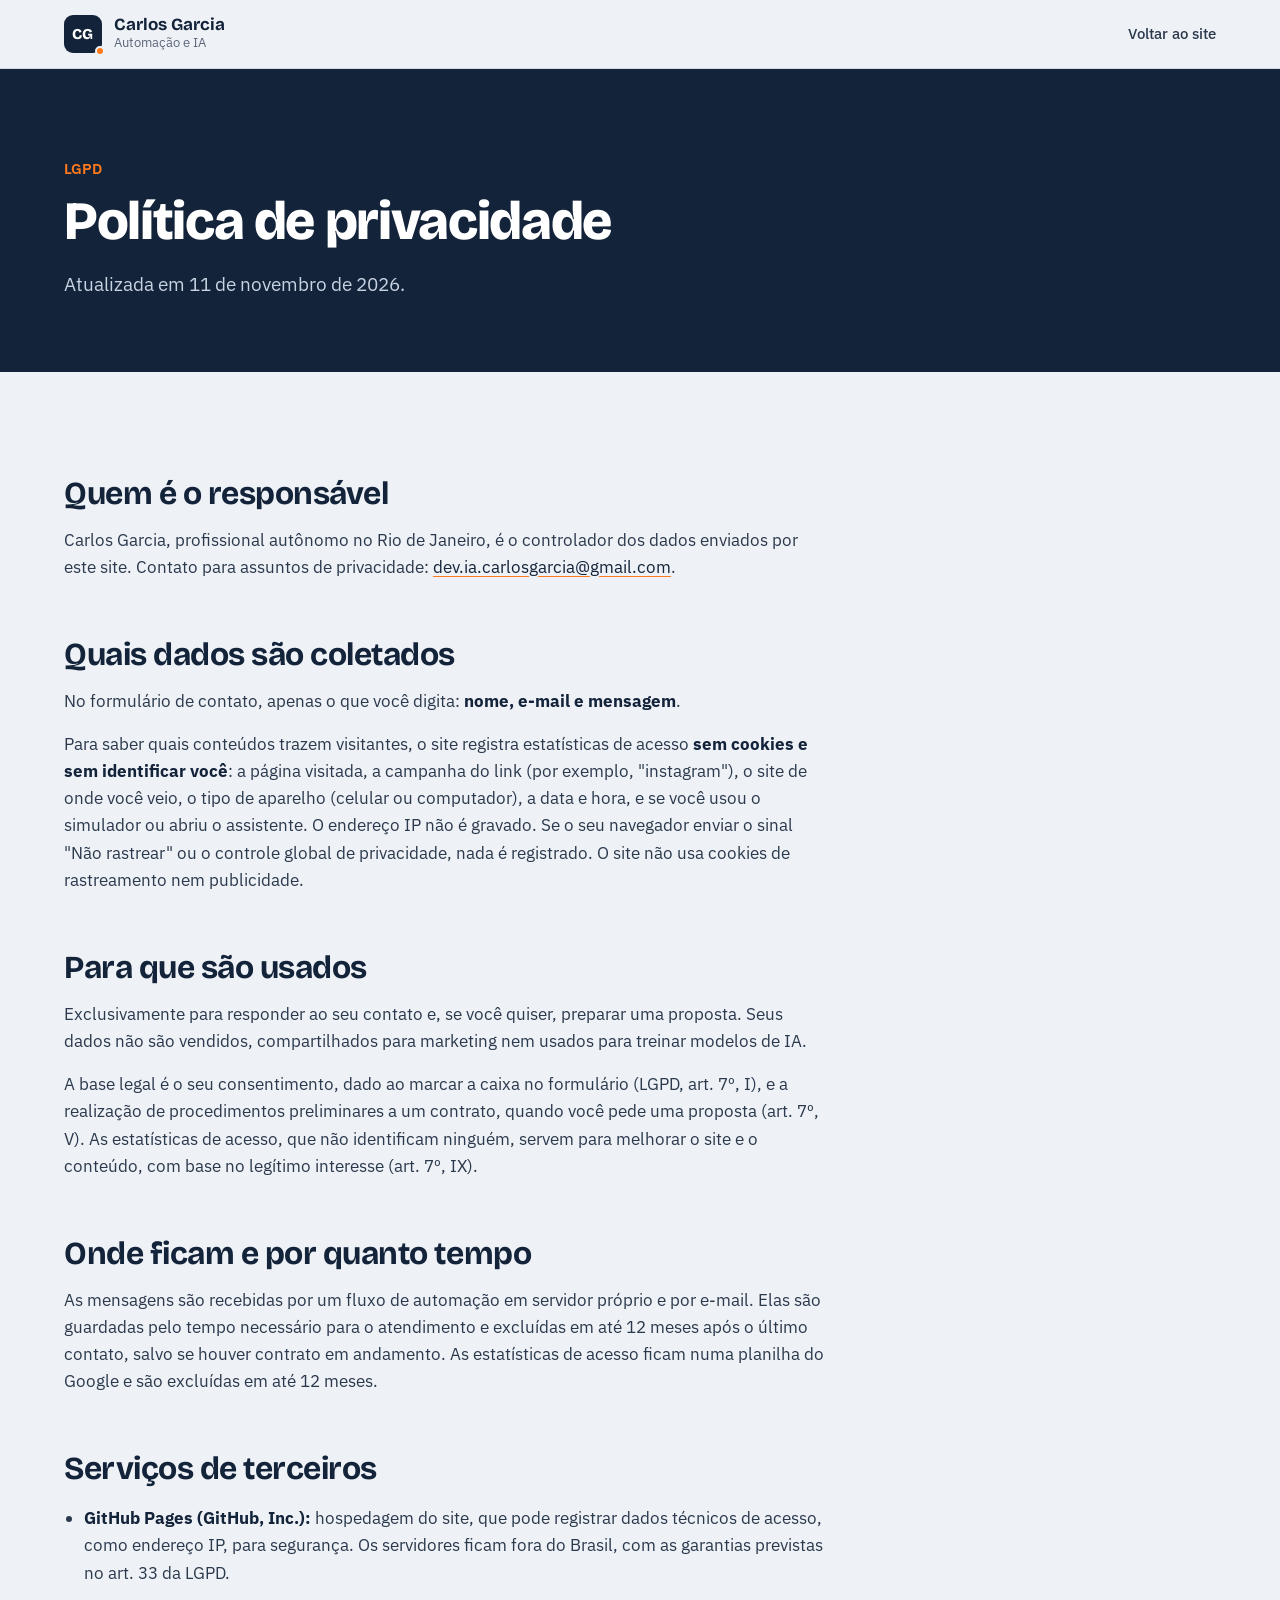
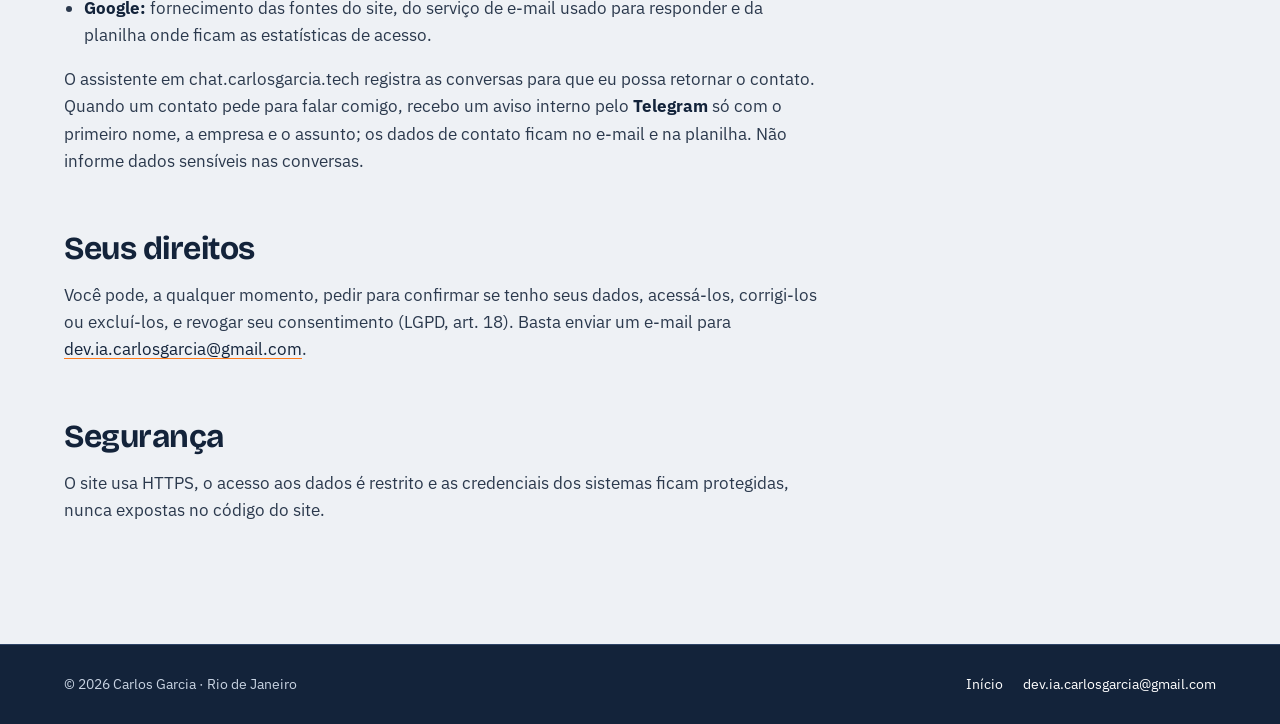
<file: privacidade.html>
<!doctype html>
<html lang="pt-BR">
<head>
<meta charset="utf-8">
<meta name="viewport" content="width=device-width, initial-scale=1">
<title>Política de privacidade · Carlos Garcia</title>
<meta name="description" content="Como os dados enviados pelo site carlosgarcia.tech são usados, guardados e protegidos, conforme a LGPD.">
<link rel="canonical" href="https://carlosgarcia.tech/privacidade.html">
<meta name="theme-color" content="#13233A">
<link rel="icon" href="/favicon.svg" type="image/svg+xml">
<link rel="preconnect" href="https://fonts.googleapis.com">
<link rel="preconnect" href="https://fonts.gstatic.com" crossorigin>
<link href="https://fonts.googleapis.com/css2?family=Bricolage+Grotesque:opsz,wght@12..96,500;12..96,700;12..96,800&family=IBM+Plex+Mono:wght@500&family=IBM+Plex+Sans:wght@400;500;600&display=swap" rel="stylesheet">
<link rel="stylesheet" href="/assets/v2.css?v=3">
</head>
<body>
<a class="skip" href="#conteudo">Pular para o conteúdo</a>
<header class="header">
  <div class="wrap header__in">
    <a class="brand" href="/" aria-label="Carlos Garcia, página inicial">
      <span class="brand__mark" aria-hidden="true">CG</span>
      <span class="brand__name">Carlos Garcia <span>Automação e IA</span></span>
    </a>
    <nav class="nav" style="display: flex; position: static; flex-direction: row; padding: 0; border: 0" aria-label="Voltar">
      <a href="/" style="border: 0; padding: 0">Voltar ao site</a>
    </nav>
  </div>
</header>

<main id="conteudo">
  <section class="dark page-hero">
    <div class="wrap">
      <p class="eyebrow">LGPD</p>
      <h1>Política de privacidade</h1>
      <p class="lead">Atualizada em 11 de novembro de 2026.</p>
    </div>
  </section>

  <section class="section">
    <div class="wrap prose">
      <h2 style="margin-top: 0">Quem é o responsável</h2>
      <p>Carlos Garcia, profissional autônomo no Rio de Janeiro, é o controlador dos dados enviados por este site. Contato para assuntos de privacidade: <a href="mailto:dev.ia.carlosgarcia@gmail.com">dev.ia.carlosgarcia@gmail.com</a>.</p>

      <h2>Quais dados são coletados</h2>
      <p>No formulário de contato, apenas o que você digita: <strong>nome, e-mail e mensagem</strong>.</p>
      <p>Para saber quais conteúdos trazem visitantes, o site registra estatísticas de acesso <strong>sem cookies e sem identificar você</strong>: a página visitada, a campanha do link (por exemplo, "instagram"), o site de onde você veio, o tipo de aparelho (celular ou computador), a data e hora, e se você usou o simulador ou abriu o assistente. O endereço IP não é gravado. Se o seu navegador enviar o sinal "Não rastrear" ou o controle global de privacidade, nada é registrado. O site não usa cookies de rastreamento nem publicidade.</p>

      <h2>Para que são usados</h2>
      <p>Exclusivamente para responder ao seu contato e, se você quiser, preparar uma proposta. Seus dados não são vendidos, compartilhados para marketing nem usados para treinar modelos de IA.</p>
      <p>A base legal é o seu consentimento, dado ao marcar a caixa no formulário (LGPD, art. 7º, I), e a realização de procedimentos preliminares a um contrato, quando você pede uma proposta (art. 7º, V). As estatísticas de acesso, que não identificam ninguém, servem para melhorar o site e o conteúdo, com base no legítimo interesse (art. 7º, IX).</p>

      <h2>Onde ficam e por quanto tempo</h2>
      <p>As mensagens são recebidas por um fluxo de automação em servidor próprio e por e-mail. Elas são guardadas pelo tempo necessário para o atendimento e excluídas em até 12 meses após o último contato, salvo se houver contrato em andamento. As estatísticas de acesso ficam numa planilha do Google e são excluídas em até 12 meses.</p>

      <h2>Serviços de terceiros</h2>
      <ul>
        <li><strong>GitHub Pages (GitHub, Inc.):</strong> hospedagem do site, que pode registrar dados técnicos de acesso, como endereço IP, para segurança. Os servidores ficam fora do Brasil, com as garantias previstas no art. 33 da LGPD.</li>
        <li><strong>Google:</strong> fornecimento das fontes do site, do serviço de e-mail usado para responder e da planilha onde ficam as estatísticas de acesso.</li>
      </ul>
      <p>O assistente em chat.carlosgarcia.tech registra as conversas para que eu possa retornar o contato. Quando um contato pede para falar comigo, recebo um aviso interno pelo <strong>Telegram</strong> só com o primeiro nome, a empresa e o assunto; os dados de contato ficam no e-mail e na planilha. Não informe dados sensíveis nas conversas.</p>

      <h2>Seus direitos</h2>
      <p>Você pode, a qualquer momento, pedir para confirmar se tenho seus dados, acessá-los, corrigi-los ou excluí-los, e revogar seu consentimento (LGPD, art. 18). Basta enviar um e-mail para <a href="mailto:dev.ia.carlosgarcia@gmail.com">dev.ia.carlosgarcia@gmail.com</a>.</p>

      <h2>Segurança</h2>
      <p>O site usa HTTPS, o acesso aos dados é restrito e as credenciais dos sistemas ficam protegidas, nunca expostas no código do site.</p>
    </div>
  </section>
</main>

<footer class="footer">
  <div class="wrap footer__in">
    <div>© <span id="ano">2026</span> Carlos Garcia · Rio de Janeiro</div>
    <nav aria-label="Rodapé"><a href="/">Início</a><a href="mailto:dev.ia.carlosgarcia@gmail.com">dev.ia.carlosgarcia@gmail.com</a></nav>
  </div>
</footer>
<script src="/assets/site.js?v=2" defer></script>
<script src="/assets/metricas.js" defer></script>
</body>
</html>
</file>
<file: assets/v2.css>
/* carlosgarcia.tech — v2 (nov/2026): canvas de automação */
:root {
  --canvas: #EEF1F5;
  --paper: #FFFFFF;
  --tint: #E4E9F0;
  --ink: #13233A;
  --ink-2: #1B2F4C;
  --text: #2B394D;
  --muted: #5A6779;
  --line: #D2D9E3;
  --line-ink: #2E4466;
  --on-ink: #C8D3E2;
  --signal: #FF7A1A;
  --signal-text: #B9500B;
  --ok: #1E9A68;
  --display: "Bricolage Grotesque", "IBM Plex Sans", system-ui, sans-serif;
  --sans: "IBM Plex Sans", system-ui, -apple-system, "Segoe UI", Roboto, sans-serif;
  --mono: "IBM Plex Mono", ui-monospace, Consolas, monospace;
  --max: 1200px;
}

*, *::before, *::after { box-sizing: border-box; }
html { scroll-behavior: smooth; -webkit-text-size-adjust: 100%; scroll-padding-top: 76px; }
body { margin: 0; font-family: var(--sans); font-size: 17px; line-height: 1.6; color: var(--text); background: var(--canvas); }
img { max-width: 100%; height: auto; display: block; }
a { color: var(--ink); text-decoration-color: var(--signal); text-underline-offset: 3px; }
a:hover { color: var(--signal-text); }
h1, h2, h3 { font-family: var(--display); color: var(--ink); margin: 0; font-weight: 700; letter-spacing: -0.015em; }
h3 { font-size: 21px; line-height: 1.25; }
p { margin: 0; }
:focus-visible { outline: 3px solid var(--signal); outline-offset: 3px; border-radius: 6px; }
.wrap { max-width: var(--max); margin: 0 auto; padding: 0 24px; }
@media (max-width: 600px) { .wrap { padding: 0 16px; } }
.skip { position: absolute; left: -9999px; top: 0; background: var(--signal); color: var(--ink); padding: 10px 16px; z-index: 100; font-weight: 600; }
.skip:focus { left: 16px; top: 12px; }

/* Ritmo das seções */
.section { padding: 104px 0; }
@media (max-width: 700px) { .section { padding: 72px 0; } }
.section--tint { background: var(--tint); }
.section--ink, .dark { background: var(--ink); color: var(--on-ink); }
.section--ink h2, .section--ink h3, .dark h1, .dark h2, .dark h3 { color: #FFFFFF; }
.h2 { font-size: clamp(30px, 3.8vw, 44px); line-height: 1.1; max-width: 22ch; }
.lead { font-size: 19px; color: var(--muted); max-width: 60ch; margin-top: 18px; }
.section--ink .lead, .dark .lead { color: var(--on-ink); }
.eyebrow { margin: 0 0 12px; font-size: 15px; font-weight: 600; color: var(--signal-text); }
.dark .eyebrow { color: var(--signal); }

/* Etiqueta de nó: o vocabulário visual do site */
.node-tag { display: inline-flex; align-items: center; font-family: var(--mono); font-size: 12.5px; font-weight: 500; line-height: 1; padding: 6px 8px; border-radius: 6px; background: var(--tint); color: var(--ink); border: 1px solid var(--line); white-space: nowrap; }
.section--ink .node-tag, .dark .node-tag { background: var(--ink-2); color: #FFFFFF; border-color: var(--line-ink); }

/* Botões */
.btns { display: flex; flex-wrap: wrap; gap: 12px; margin-top: 28px; }
.btn { display: inline-flex; align-items: center; justify-content: center; min-height: 48px; padding: 12px 22px; border-radius: 10px; border: 1.5px solid transparent; font: 600 16px/1.2 var(--sans); text-decoration: none; cursor: pointer; transition: background .15s ease, border-color .15s ease, color .15s ease; }
.btn--sm { min-height: 40px; padding: 8px 16px; font-size: 15px; }
.btn--signal, .btn--accent { background: var(--signal); color: var(--ink); }
.btn--signal:hover, .btn--accent:hover { background: #FF8F3D; color: var(--ink); }
.btn--ink, .btn--dark { background: var(--ink); color: #FFFFFF; }
.btn--ink:hover, .btn--dark:hover { background: var(--ink-2); color: #FFFFFF; }
.btn--line, .btn--ghost-dark { border-color: var(--ink); color: var(--ink); background: transparent; }
.btn--line:hover, .btn--ghost-dark:hover { background: rgba(19,35,58,.06); color: var(--ink); }
.btn--line-light, .btn--ghost-light { border-color: var(--line-ink); color: #FFFFFF; background: transparent; }
.btn--line-light:hover, .btn--ghost-light:hover { border-color: var(--signal); color: #FFFFFF; }
.btn[disabled] { opacity: .6; cursor: progress; }

/* Cabeçalho */
.header { position: sticky; top: 0; z-index: 50; background: rgba(238,241,245,.88); -webkit-backdrop-filter: blur(10px); backdrop-filter: blur(10px); border-bottom: 1px solid var(--line); }
.header__in { display: flex; align-items: center; justify-content: space-between; gap: 16px; min-height: 68px; }
.brand { display: flex; align-items: center; gap: 12px; text-decoration: none; color: var(--ink); }
.brand__mark { width: 38px; height: 38px; border-radius: 9px; background: var(--ink); color: #FFFFFF; display: grid; place-items: center; font: 800 15px/1 var(--display); letter-spacing: .02em; flex: none; position: relative; }
.brand__mark::after { content: ""; position: absolute; right: -3px; bottom: -3px; width: 10px; height: 10px; border-radius: 50%; background: var(--signal); border: 2px solid var(--canvas); }
.brand__name { font: 700 17px/1.1 var(--display); }
.brand__name span { display: block; font: 400 13px/1.3 var(--sans); color: var(--muted); }
.nav { display: flex; align-items: center; gap: 26px; }
.nav a { color: var(--text); text-decoration: none; font-size: 15px; font-weight: 500; }
.nav a:hover { color: var(--ink); }
.nav .btn--signal { color: var(--ink); }
.nav__toggle { display: none; background: transparent; border: 1.5px solid var(--line); color: var(--ink); border-radius: 10px; width: 44px; height: 44px; place-items: center; cursor: pointer; }
@media (max-width: 920px) {
  .nav__toggle { display: grid; }
  .nav { display: none; position: absolute; left: 0; right: 0; top: 100%; background: var(--canvas); flex-direction: column; align-items: stretch; gap: 0; padding: 4px 16px 20px; border-bottom: 1px solid var(--line); }
  .nav.is-open { display: flex; }
  .nav a { padding: 14px 4px; border-bottom: 1px solid var(--line); font-size: 17px; }
  .nav .btn { margin-top: 16px; border-bottom: 0; min-height: 48px; }
}
.dark .header, .header--dark { background: rgba(19,35,58,.92); border-color: var(--line-ink); }

/* Hero */
.hero { padding: 72px 0 96px; }
.hero__grid { display: grid; grid-template-columns: minmax(0, 1fr) minmax(0, 1.05fr); gap: 56px; align-items: center; }
@media (max-width: 980px) { .hero__grid { grid-template-columns: 1fr; gap: 32px; } .hero { padding: 36px 0 72px; } }
@media (max-width: 600px) { .hero .lead { font-size: 17px; margin-top: 14px; } .hero .btns { margin-top: 20px; } .hero .btns .btn { flex: 1 1 auto; } .hero__note { display: none; } }
.hero h1 { font-size: clamp(34px, 5vw, 62px); line-height: 1.02; font-weight: 800; letter-spacing: -0.03em; max-width: 14ch; }
.hero__note { margin-top: 28px; font-size: 15px; color: var(--muted); max-width: 46ch; padding-left: 14px; border-left: 3px solid var(--signal); }

/* Simulador */
.sim { background: var(--paper); border: 1px solid var(--line); border-radius: 18px; padding: 22px; box-shadow: 0 1px 0 var(--line), 0 24px 48px -32px rgba(19,35,58,.45); }
.sim__ask label { display: block; font: 700 18px/1.3 var(--display); color: var(--ink); margin-bottom: 12px; }
.sim__row { display: flex; gap: 10px; }
.sim__row input { flex: 1; min-width: 0; font: inherit; font-size: 16px; padding: 12px 14px; border: 1.5px solid var(--line); border-radius: 10px; background: var(--canvas); color: var(--ink); }
.sim__row input:focus { border-color: var(--ink); outline: none; box-shadow: 0 0 0 3px rgba(255,122,26,.35); }
@media (max-width: 480px) { .sim__row { flex-direction: column; } }
.sim__chips { display: flex; flex-wrap: wrap; gap: 8px; margin-top: 14px; }
.sim__chips button { font: 500 14px/1 var(--sans); padding: 9px 12px; border-radius: 999px; border: 1px solid var(--line); background: var(--paper); color: var(--text); cursor: pointer; min-height: 36px; }
.sim__chips button:hover { border-color: var(--ink); color: var(--ink); }
.sim__chips button[aria-pressed="true"] { background: var(--ink); border-color: var(--ink); color: #FFFFFF; }
.sim__canvas { margin-top: 18px; border-radius: 14px; border: 1px solid var(--line); padding: 18px 18px 16px; background-color: var(--canvas); background-image: radial-gradient(rgba(19,35,58,.16) 1px, transparent 1.2px); background-size: 18px 18px; }
.sim__title { font: 500 13px/1.3 var(--mono); color: var(--muted); margin-bottom: 14px; }
.sim__title::before { content: "fluxo: "; color: var(--signal-text); }
.sim__flow { list-style: none; margin: 0; padding: 0; display: grid; gap: 14px; }
.sim__node { position: relative; display: grid; grid-template-columns: 96px minmax(0, 1fr) 22px; align-items: center; gap: 12px; background: var(--paper); border: 1px solid var(--line); border-radius: 10px; padding: 10px 12px; opacity: .38; transition: opacity .25s ease, border-color .25s ease, box-shadow .25s ease; }
.sim__node + .sim__node::before { content: ""; position: absolute; left: 58px; top: -15px; width: 2px; height: 14px; background: var(--line); transition: background .25s ease; }
.sim__node .node-tag { justify-self: start; }
.sim__body { display: grid; min-width: 0; }
.sim__body strong { font-size: 15px; color: var(--ink); line-height: 1.3; }
.sim__detail { font-size: 13.5px; color: var(--muted); line-height: 1.35; overflow-wrap: anywhere; }
.sim__status { width: 20px; height: 20px; border-radius: 50%; border: 2px solid var(--line); justify-self: end; }
.sim__node.is-on { opacity: 1; }
.sim__node.is-run { border-color: var(--signal); box-shadow: 0 0 0 3px rgba(255,122,26,.18); }
.sim__node.is-run .sim__status { border-color: var(--signal); border-top-color: transparent; animation: girar .7s linear infinite; }
.sim__node.is-done { opacity: 1; }
.sim__node.is-done + .sim__node::before, .sim__node.is-done.is-on + .sim__node.is-on::before { background: var(--ok); }
.sim__node.is-done .sim__status { border-color: var(--ok); background: var(--ok) url("data:image/svg+xml,%3Csvg xmlns='http://www.w3.org/2000/svg' viewBox='0 0 20 20'%3E%3Cpath d='M5 10.5l3.2 3L15 7' fill='none' stroke='white' stroke-width='2.4' stroke-linecap='round' stroke-linejoin='round'/%3E%3C/svg%3E") center/16px no-repeat; }
@keyframes girar { to { transform: rotate(360deg); } }
.sim__result { margin-top: 14px; font-size: 15px; font-weight: 600; color: var(--ink); padding: 10px 12px; border-radius: 10px; background: #DDF1E8; border: 1px solid #A9DCC5; }
.sim__cta { margin-top: 12px; width: 100%; }
.sim__foot { margin-top: 12px; font-size: 13.5px; color: var(--muted); }
@media (max-width: 480px) {
  .sim { padding: 16px; }
  .sim__canvas { padding: 14px 12px; }
  .sim__node { grid-template-columns: minmax(0, 1fr) 22px; }
  .sim__node .node-tag { grid-column: 1 / -1; }
  .sim__node + .sim__node::before { left: 24px; }
}

/* Situações */
.pains { display: grid; grid-template-columns: repeat(2, minmax(0, 1fr)); gap: 0 56px; margin: 48px 0 0; }
.pains > div { padding: 22px 0; border-top: 1px solid var(--line); }
.pains dt { font: 700 21px/1.25 var(--display); color: var(--ink); }
.pains dd { margin: 6px 0 0; color: var(--muted); max-width: 46ch; }
@media (max-width: 700px) { .pains { grid-template-columns: 1fr; } }

/* Serviços */
.services { display: grid; grid-template-columns: repeat(4, minmax(0, 1fr)); margin-top: 48px; border-top: 1px solid var(--line-ink); }
.services article { padding: 28px 24px 8px 0; }
.services article + article { padding-left: 24px; border-left: 1px solid var(--line-ink); }
.services h3 { margin-top: 18px; }
.services p { margin-top: 10px; color: var(--on-ink); }
@media (max-width: 980px) {
  .services { grid-template-columns: repeat(2, minmax(0, 1fr)); }
  .services article:nth-child(3) { padding-left: 0; border-left: 0; }
  .services article:nth-child(n+3) { border-top: 1px solid var(--line-ink); margin-top: 20px; }
}
@media (max-width: 600px) {
  .services { grid-template-columns: 1fr; }
  .services article, .services article + article { padding: 24px 0 4px; border-left: 0; }
  .services article + article { border-top: 1px solid var(--line-ink); margin-top: 20px; }
}

/* Projetos */
.case { display: grid; grid-template-columns: minmax(0, 1fr) minmax(0, 1fr); gap: 56px; align-items: center; margin-top: 56px; padding-top: 56px; border-top: 1px solid var(--line); }
.case h3 { font-size: clamp(24px, 2.6vw, 30px); line-height: 1.15; }
.case__text p { margin-top: 14px; color: var(--text); max-width: 52ch; }
@media (max-width: 900px) { .case { grid-template-columns: 1fr; gap: 32px; } }
.schema { list-style: none; margin: 0; padding: 20px; display: grid; gap: 12px; border-radius: 14px; border: 1px solid var(--line); background-color: var(--canvas); background-image: radial-gradient(rgba(19,35,58,.14) 1px, transparent 1.2px); background-size: 18px 18px; }
.schema li { position: relative; display: grid; grid-template-columns: 104px minmax(0, 1fr); align-items: center; gap: 12px; padding: 10px 12px; background: var(--paper); border: 1px solid var(--line); border-radius: 10px; font-size: 15px; color: var(--ink); font-weight: 500; }
.schema li + li::before { content: ""; position: absolute; left: 62px; top: -13px; width: 2px; height: 12px; background: var(--ok); }
.schema .node-tag { justify-self: start; }
@media (max-width: 480px) { .schema { padding: 14px 12px; } .schema li { grid-template-columns: 1fr; gap: 8px; } .schema li + li::before { left: 24px; } }

/* Passos (sequência real) */
.steps { list-style: none; counter-reset: passo; margin: 48px 0 0; padding: 0; display: grid; grid-template-columns: repeat(4, minmax(0, 1fr)); gap: 32px; }
.steps li { counter-increment: passo; position: relative; padding-top: 56px; }
.steps li::before { content: counter(passo); position: absolute; top: 0; left: 0; width: 36px; height: 36px; border-radius: 50%; background: var(--ink); color: #FFFFFF; display: grid; place-items: center; font: 700 16px/1 var(--display); }
.steps li:not(:last-child)::after { content: ""; position: absolute; top: 17px; left: 48px; right: -20px; height: 2px; background: var(--line); }
.steps strong { display: block; font: 700 20px/1.25 var(--display); color: var(--ink); }
.steps p { margin-top: 8px; color: var(--muted); }
@media (max-width: 900px) {
  .steps { grid-template-columns: 1fr; gap: 28px; }
  .steps li { padding: 4px 0 0 56px; }
  .steps li:not(:last-child)::after { top: 44px; left: 17px; right: auto; width: 2px; height: calc(100% - 20px); }
}

/* Planos */
.plans { display: grid; grid-template-columns: repeat(3, minmax(0, 1fr)); gap: 20px; margin-top: 48px; align-items: stretch; }
@media (max-width: 900px) { .plans { grid-template-columns: 1fr; } }
.plan { background: var(--paper); border: 1px solid var(--line); border-radius: 14px; padding: 28px; display: flex; flex-direction: column; }
.plan > p:first-of-type { margin-top: 8px; color: var(--muted); }
.plan .price { margin-top: 22px; font: 800 30px/1.1 var(--display); color: var(--ink); letter-spacing: -0.02em; }
.plan .price-sub { margin-top: 6px; font-size: 15px; color: var(--signal-text); font-weight: 600; }
.plan ul { margin: 22px 0 0; padding: 18px 0 0 18px; border-top: 1px solid var(--line); display: grid; gap: 6px; }
.plan--main { background: var(--ink); border-color: var(--ink); color: var(--on-ink); }
.plan--main h3, .plan--main .price { color: #FFFFFF; }
.plan--main > p:first-of-type { color: var(--on-ink); }
.plan--main .price-sub { color: var(--signal); }
.plan--main ul { border-color: var(--line-ink); }
.note { margin-top: 22px; font-size: 15px; color: var(--muted); max-width: 80ch; }

/* Sobre */
.about { display: grid; grid-template-columns: minmax(0, 1.1fr) minmax(0, .9fr); gap: 64px; align-items: start; }
@media (max-width: 900px) { .about { grid-template-columns: 1fr; gap: 40px; } }
.portrait { width: 240px; height: 240px; object-fit: cover; border-radius: 18px; margin-bottom: 28px; background: var(--paper); }
@media (max-width: 600px) { .portrait { width: 200px; height: 200px; } }
.about__intro > p { margin-top: 16px; max-width: 62ch; }
.values { list-style: none; margin: 24px 0 0; padding: 0; display: grid; gap: 10px; }
.values li { padding-left: 16px; border-left: 3px solid var(--signal); }
.values strong { color: var(--ink); }
.timeline { list-style: none; margin: 0; padding: 0 0 0 24px; border-left: 2px solid var(--line); }
.timeline li { position: relative; padding: 0 0 28px; }
.timeline li::before { content: ""; position: absolute; left: -32px; top: 6px; width: 14px; height: 14px; border-radius: 50%; background: var(--tint); border: 2px solid var(--ink); }
.timeline li:first-child::before { background: var(--signal); border-color: var(--signal); }
.timeline .when { font: 500 13px/1.3 var(--mono); color: var(--signal-text); }
.timeline strong { display: block; font: 700 18px/1.3 var(--display); color: var(--ink); margin-top: 4px; }
.timeline p { margin-top: 4px; color: var(--muted); }

/* FAQ */
.faq > * { max-width: 880px; }
.faq details { border-top: 1px solid var(--line); padding: 4px 0; }
.faq details:last-child { border-bottom: 1px solid var(--line); }
.faq details:first-of-type { margin-top: 32px; }
.faq summary { display: flex; justify-content: space-between; align-items: center; gap: 16px; padding: 18px 0; font: 700 19px/1.3 var(--display); color: var(--ink); cursor: pointer; list-style: none; }
.faq summary::-webkit-details-marker { display: none; }
.faq summary::after { content: "+"; font: 400 26px/1 var(--sans); color: var(--signal-text); transition: transform .2s ease; }
.faq details[open] summary::after { transform: rotate(45deg); }
.faq details p { padding: 0 0 18px; color: var(--muted); max-width: 70ch; }

/* Contato */
.contact__grid { display: grid; grid-template-columns: minmax(0, 1fr) minmax(0, 1fr); gap: 56px; align-items: start; }
@media (max-width: 900px) { .contact__grid { grid-template-columns: 1fr; gap: 36px; } }
.form { background: var(--paper); border-radius: 18px; padding: 28px; display: grid; gap: 16px; color: var(--text); }
.form label { display: grid; gap: 6px; font-size: 15px; font-weight: 600; color: var(--ink); }
.form input[type="text"], .form input[type="email"], .form textarea { font: inherit; font-weight: 400; font-size: 16px; padding: 12px 14px; border: 1.5px solid var(--line); border-radius: 10px; background: var(--canvas); color: var(--ink); width: 100%; }
.form textarea { min-height: 120px; resize: vertical; }
.form input:focus, .form textarea:focus { border-color: var(--ink); outline: none; box-shadow: 0 0 0 3px rgba(255,122,26,.35); }
.form .consent { display: flex; gap: 10px; align-items: flex-start; font-weight: 400; font-size: 14px; color: var(--muted); }
.form .consent input { margin-top: 4px; width: 18px; height: 18px; accent-color: var(--ink); flex: none; }
.form .btn { justify-self: start; }
.hp { position: absolute; left: -9999px; width: 1px; height: 1px; overflow: hidden; }
.form__status { min-height: 1.4em; font-size: 15px; }
.form__status.is-ok { color: var(--ok); font-weight: 600; }
.form__status.is-err { color: #B42318; font-weight: 600; }

/* Rodapé */
.footer { background: var(--ink); color: var(--on-ink); border-top: 1px solid var(--line-ink); padding: 28px 0; font-size: 14px; }
.footer__in { display: flex; flex-wrap: wrap; justify-content: space-between; gap: 12px 24px; }
.footer nav { display: flex; flex-wrap: wrap; gap: 8px 20px; }
.footer a { color: #FFFFFF; text-decoration: none; }
.footer a:hover { color: var(--signal); }

/* Páginas internas (estudo de caso, privacidade, 404) */
.page-hero { padding: 88px 0 72px; }
.page-hero h1 { font-size: clamp(34px, 4.6vw, 54px); line-height: 1.08; font-weight: 800; letter-spacing: -0.025em; max-width: 24ch; }
.prose > * { max-width: 760px; }
.prose h2 { font-size: clamp(26px, 3vw, 32px); line-height: 1.15; margin: 56px 0 14px; }
.prose p { margin: 0 0 16px; }
.prose ul { padding-left: 20px; display: grid; gap: 8px; }
.prose strong { color: var(--ink); }
.flow { list-style: none; counter-reset: etapa; padding: 0; margin: 20px 0 0; display: grid; gap: 12px; }
.flow li { counter-increment: etapa; position: relative; padding: 14px 16px 14px 56px; background: var(--paper); border: 1px solid var(--line); border-radius: 10px; }
.flow li::before { content: counter(etapa); position: absolute; left: 14px; top: 13px; width: 28px; height: 28px; border-radius: 50%; background: var(--ink); color: #FFFFFF; display: grid; place-items: center; font: 700 14px/1 var(--display); }
.stack { display: flex; flex-wrap: wrap; gap: 8px; margin: 8px 0 20px; }
.stack span { font-family: var(--mono); font-size: 13px; padding: 6px 10px; border-radius: 6px; background: var(--tint); border: 1px solid var(--line); color: var(--ink); }
.callout { background: var(--paper); border-left: 4px solid var(--signal); border-radius: 0 10px 10px 0; padding: 18px 20px; }
body.dark { color: var(--on-ink); }

@media (prefers-reduced-motion: reduce) {
  html { scroll-behavior: auto; }
  *, *::before, *::after { animation: none !important; transition: none !important; }
}
</file>
